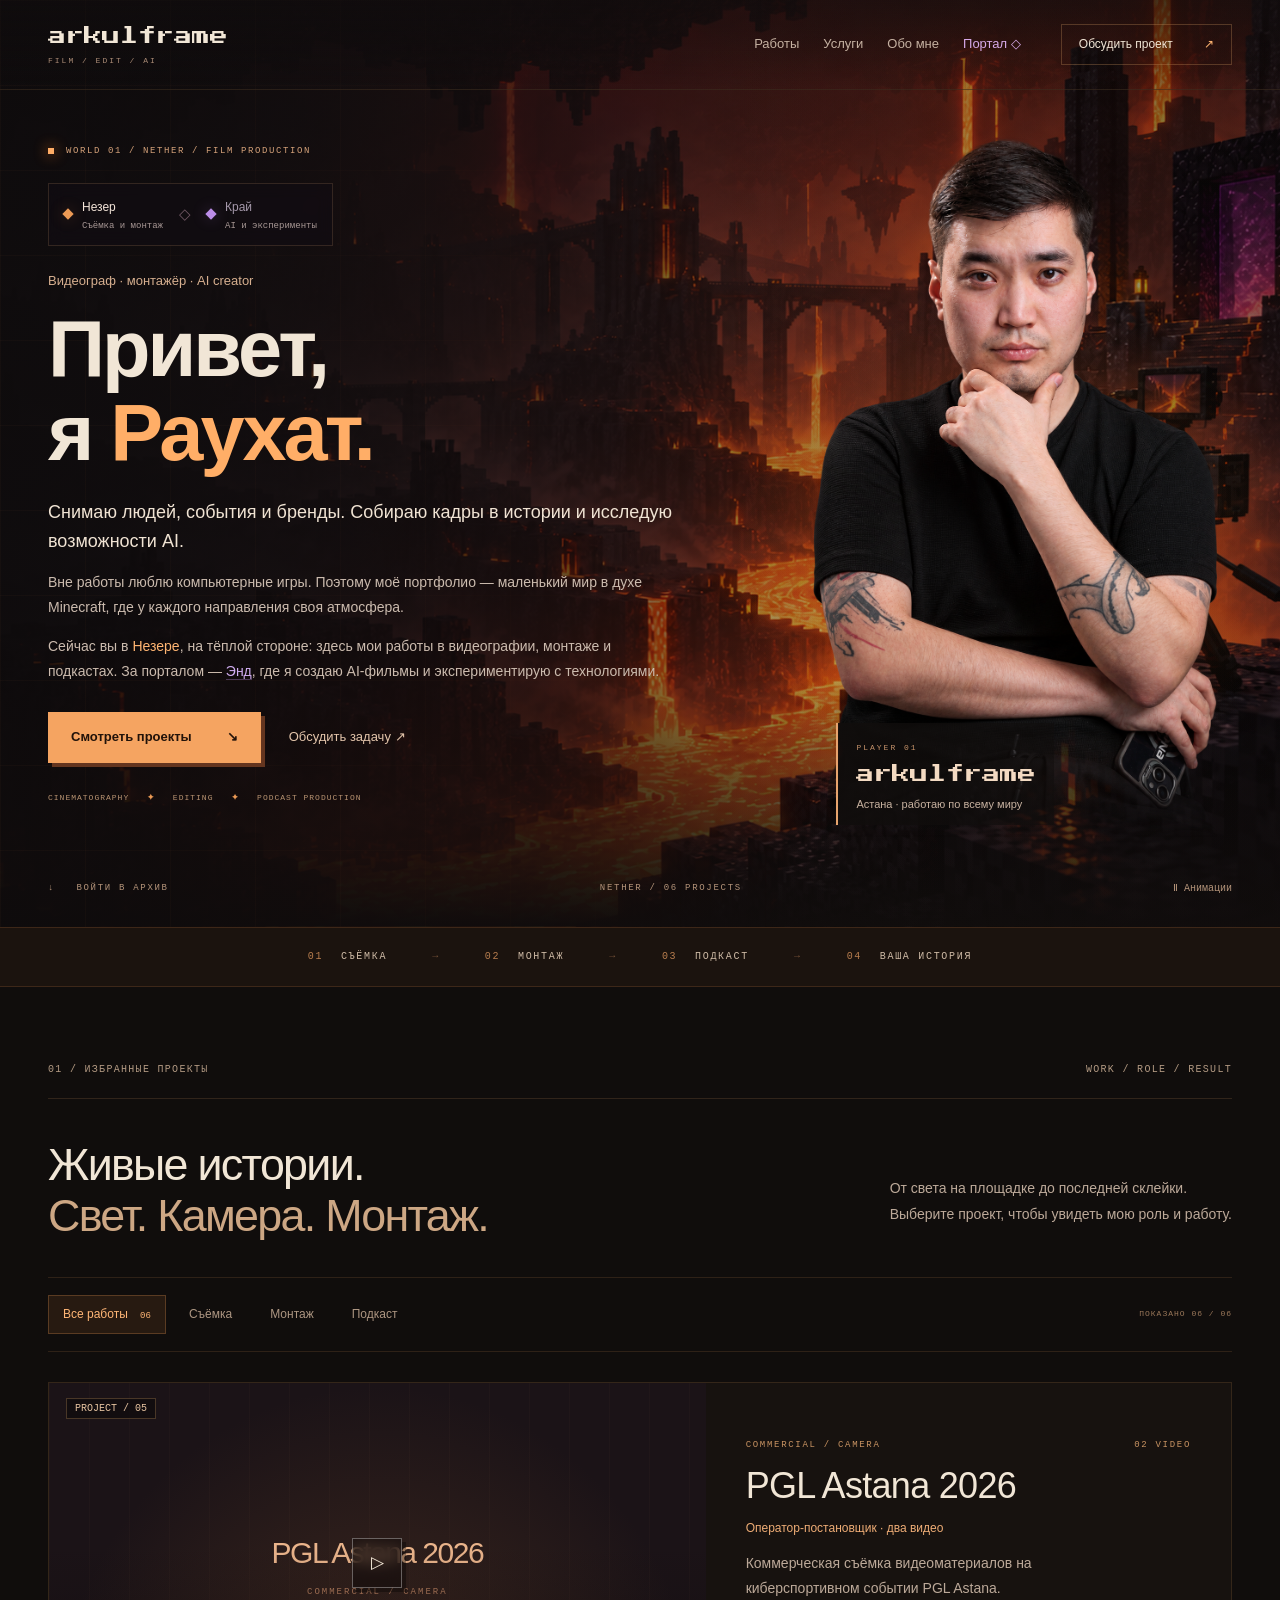
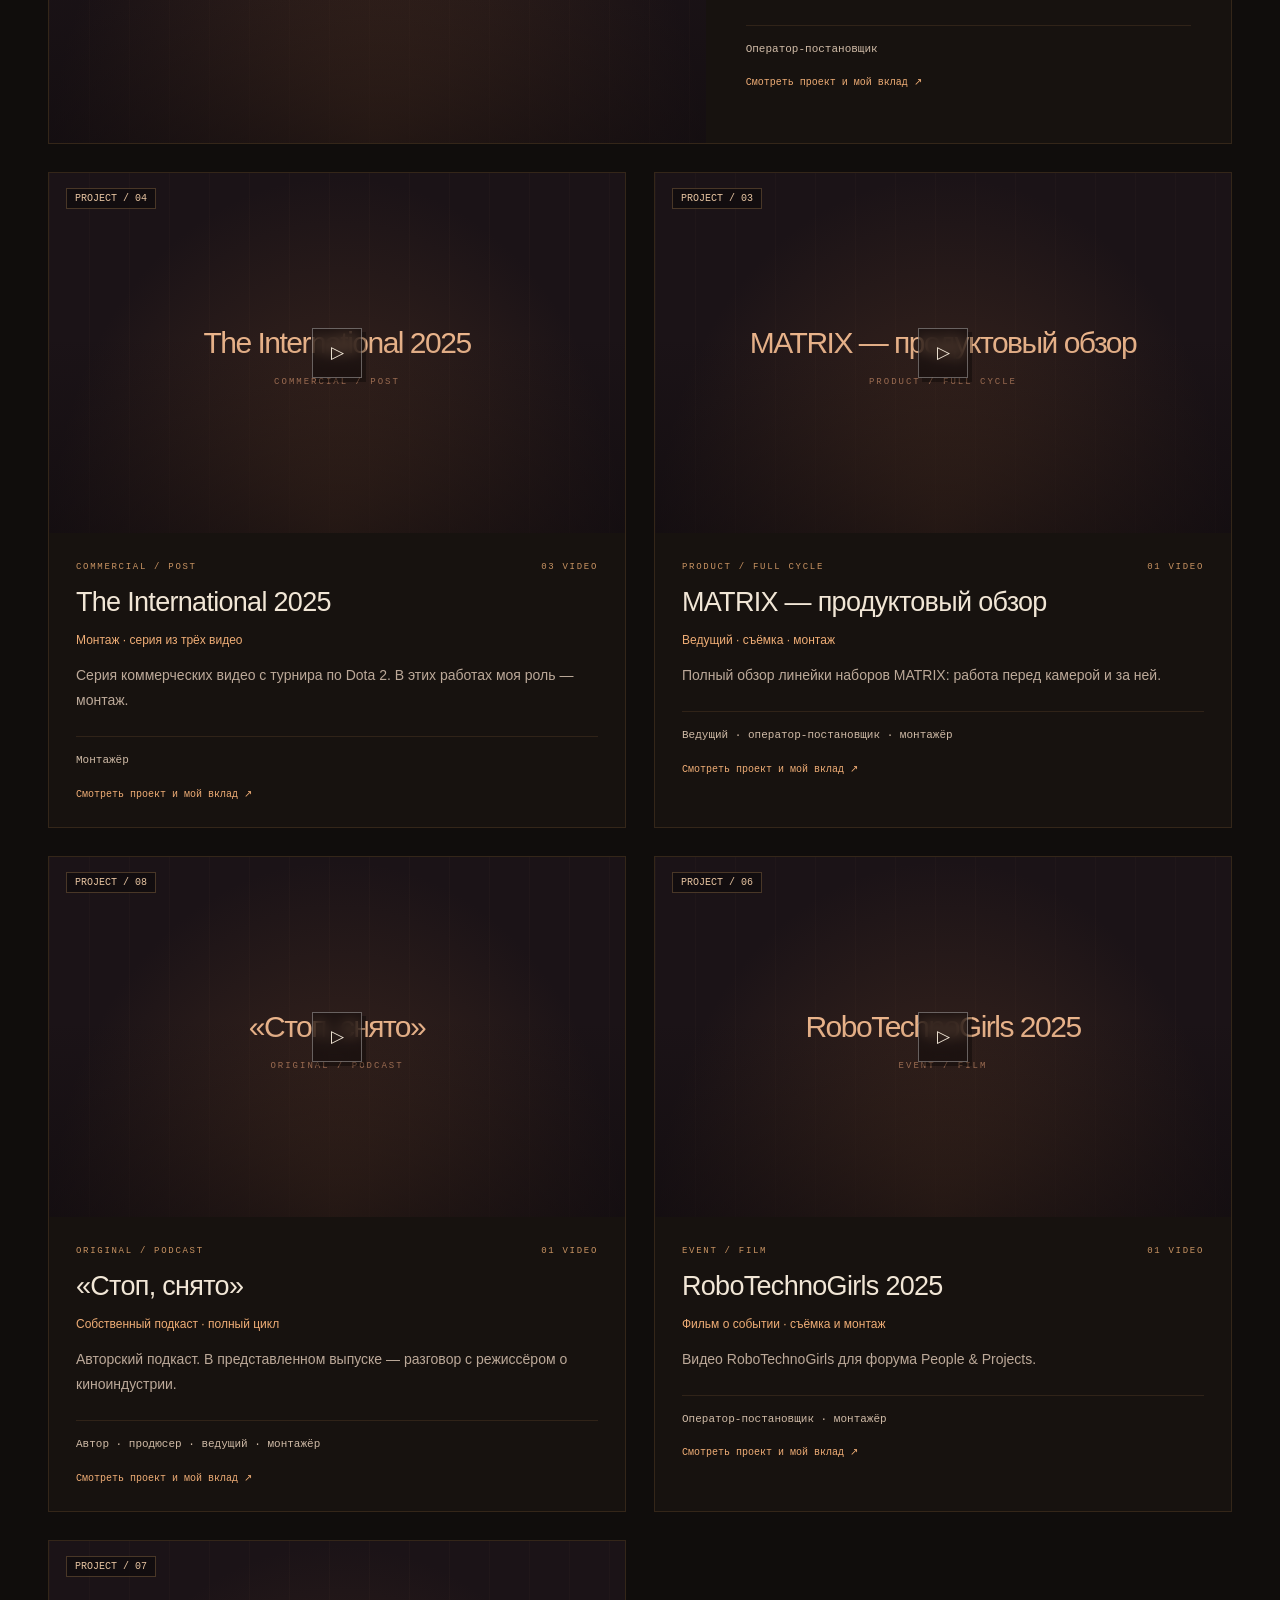
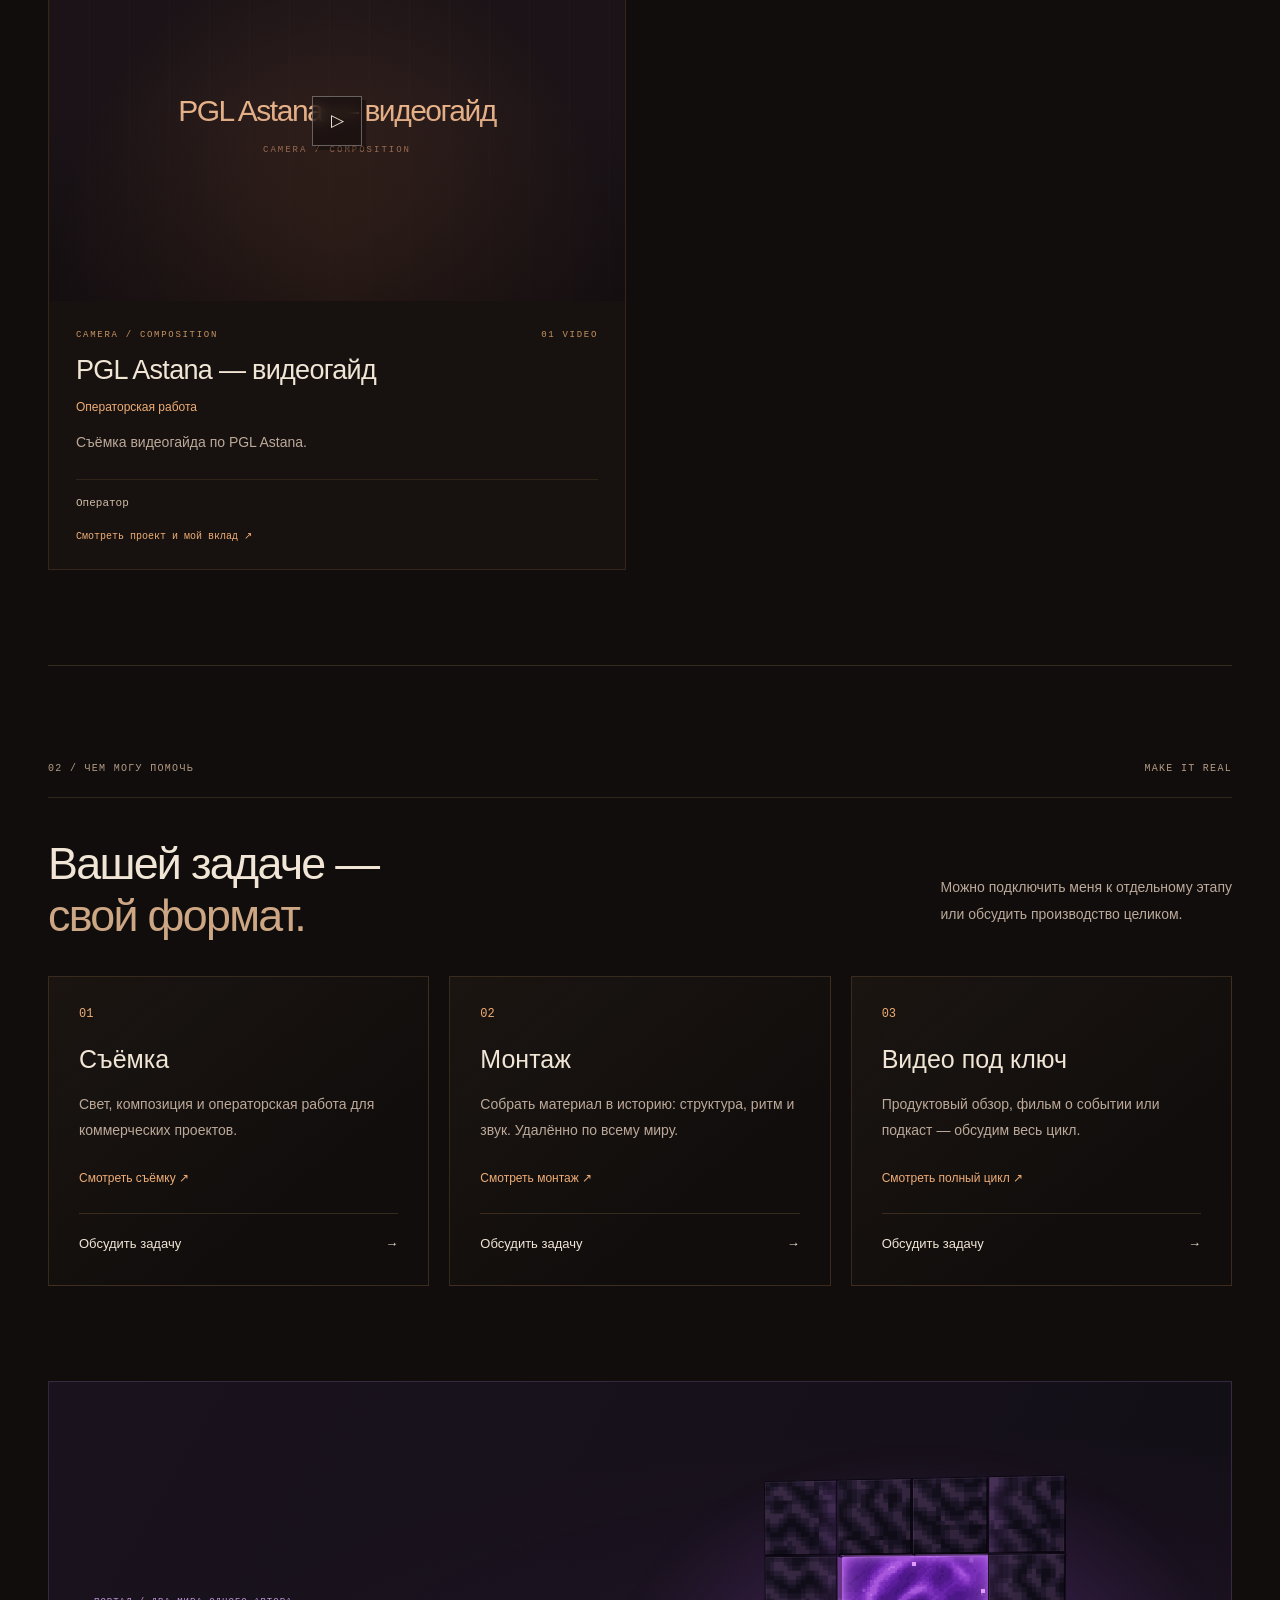
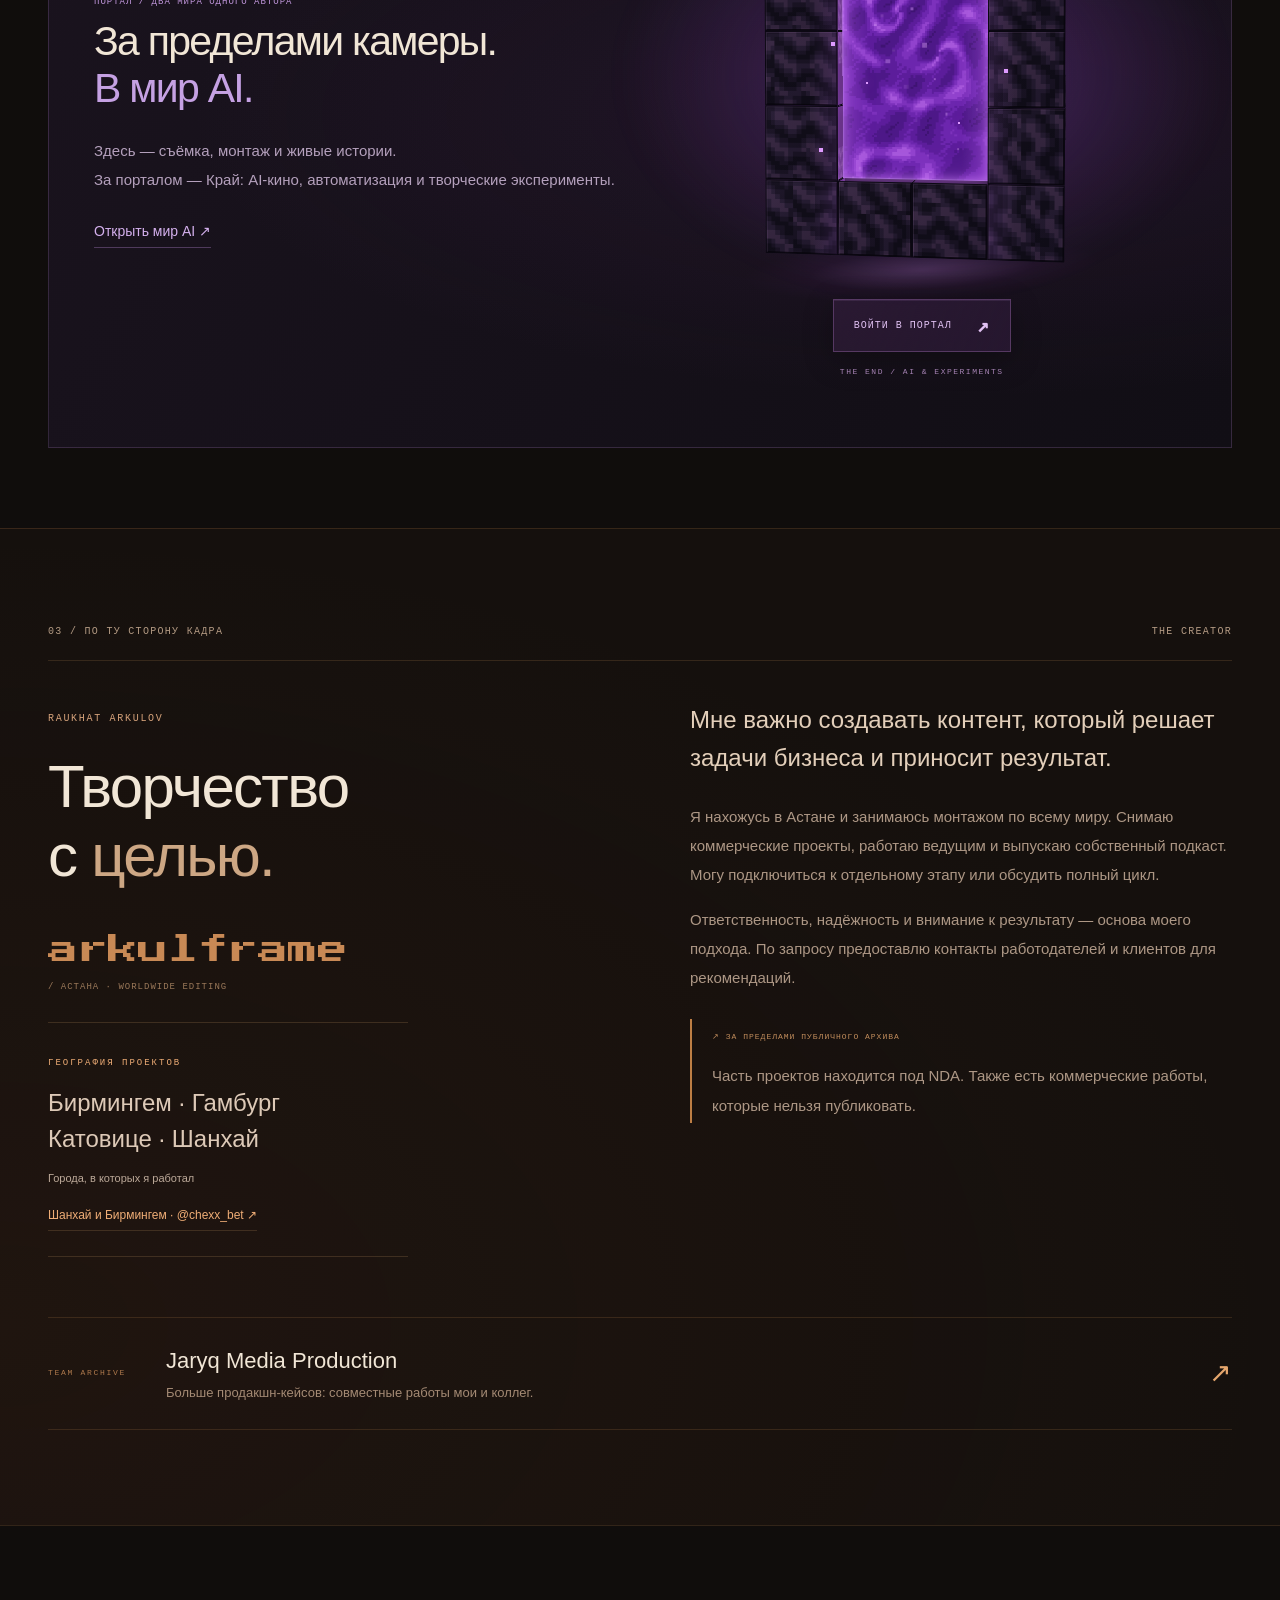
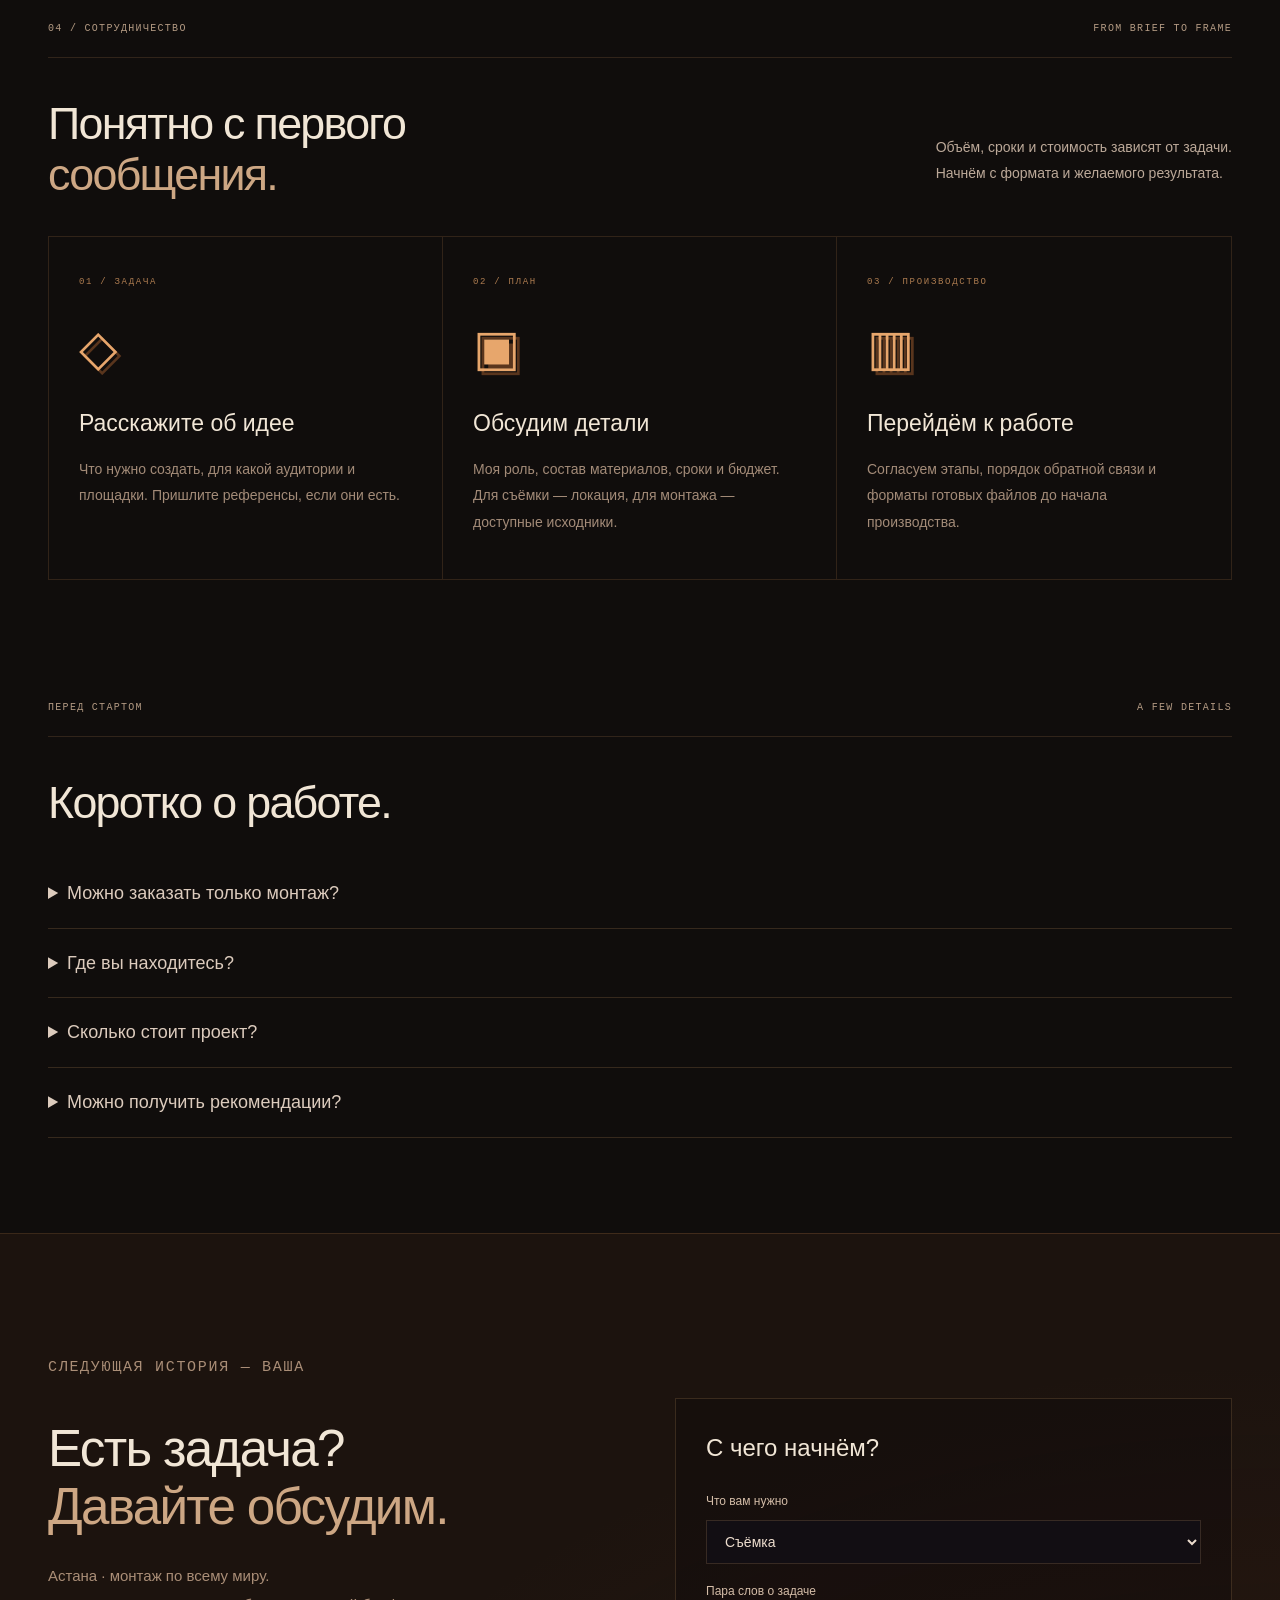
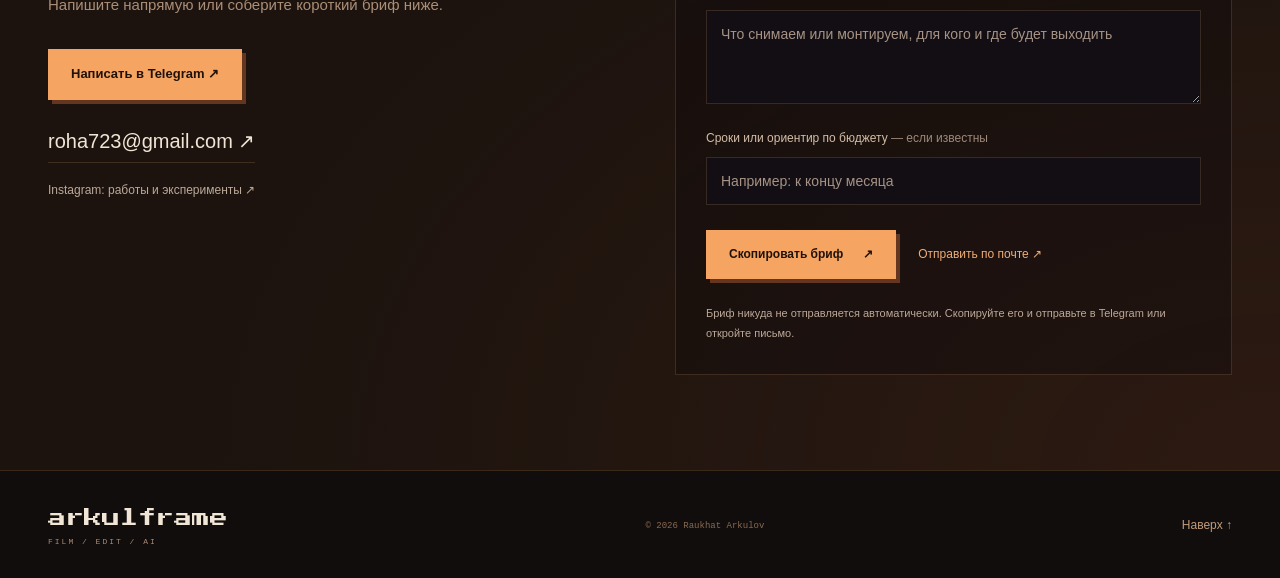
<file: index.html>
<!doctype html>
<html lang="ru"><head><meta charset="utf-8"><meta name="referrer" content="strict-origin-when-cross-origin"><meta name="viewport" content="width=device-width,initial-scale=1"><meta name="theme-color" content="#100d0c"><title>Raukhat Arkulov — Film · Edit · AI</title><meta name="description" content="Портфолио Раухата Аркулова: операторская работа, коммерческий монтаж, AI-кино, подкасты и создание контента."><link rel="icon" href="assets/mark.svg"><link rel="stylesheet" href="portfolio.css?v=arkulframe-camera"><script src="content.js" defer></script><script src="portfolio.js" defer></script><link rel="stylesheet" href="worlds.css"><link rel="stylesheet" href="portal-geometry.css"><script src="portal-surface.js" defer></script><script src="world-travel.js" defer></script><link rel="stylesheet" href="studio.css?v=personal-intro"><script defer src="studio.js"></script><meta property="og:type" content="website"><meta property="og:title" content="Раухат Аркулов — Съёмка, монтаж и продакшн"><meta property="og:description" content="Астана. Монтаж по всему миру. Реальные проекты, моя роль и готовые работы."></head>
<body data-world="nether"><a class="skip" href="#work">Перейти к работам</a><div class="progress" aria-hidden="true"></div>
<header><a class="brand" href="#home"><span class="brand-wordmark">arkulframe<small>FILM / EDIT / AI</small></span></a><nav aria-label="Навигация"><a href="#work">Работы</a><a href="#services">Услуги</a><a href="#about">Обо мне</a><a href="#portal" class="world-nav">Портал ◇</a></nav><a class="contact-top" href="#contact">Обсудить проект <span>↗</span></a></header>
<main><section class="hero personal-hero" id="home"><div class="hero-art" aria-hidden="true"></div><div class="hero-grid" aria-hidden="true"></div><div class="wrap hero-content"><p class="eyebrow"><i></i> WORLD 01 / NETHER / FILM PRODUCTION</p><div class="world-switch" aria-label="Выбор мира"><a href="index.html" aria-current="page"><i class="world-dot nether-dot"></i><span>Незер<small>Съёмка и монтаж</small></span></a><span class="world-divider">◇</span><a href="end.html"><i class="world-dot end-dot"></i><span>Край<small>AI и эксперименты</small></span></a></div><p class="intro-name">Видеограф · монтажёр · AI creator</p><h1>Привет,<br>я <span>Раухат.</span></h1><div class="welcome-copy"><p class="welcome-lead">Снимаю людей, события и бренды. Собираю кадры в истории и исследую возможности AI.</p><p>Вне работы люблю компьютерные игры. Поэтому моё портфолио — маленький мир в духе Minecraft, где у каждого направления своя атмосфера.</p><p>Сейчас вы в <strong>Незере</strong>, на тёплой стороне: здесь мои работы в видеографии, монтаже и подкастах. За порталом — <a href="end.html">Энд</a>, где я создаю AI-фильмы и экспериментирую с технологиями.</p></div><div class="actions"><a class="button" href="#work">Смотреть проекты <span>↘</span></a><a class="text-button" href="#contact">Обсудить задачу ↗</a></div><div class="hero-tags">CINEMATOGRAPHY <b>✦</b> EDITING <b>✦</b> PODCAST PRODUCTION</div></div><figure class="hero-portrait"><div class="portrait-glow" aria-hidden="true"></div><img src="raukhat-cutout.png" alt="Раухат Аркулов — видеограф и AI creator" width="940" height="1672" fetchpriority="high"><figcaption><span>PLAYER 01</span><strong>arkulframe</strong><small>Астана · работаю по всему миру</small></figcaption></figure><div class="frame-label"><span>WORLD 01 / NETHER</span><strong>ДВА МИРА.<br>ОДИН АВТОР.</strong></div><div class="hero-bottom wrap"><a href="#work">↓ &nbsp; ВОЙТИ В АРХИВ</a><span>NETHER / 06 PROJECTS</span><button id="motion" aria-pressed="false">Ⅱ Анимации</button></div></section>
<div class="chapter-strip"><span>01 <b>СЪЁМКА</b></span><i>→</i><span>02 <b>МОНТАЖ</b></span><i>→</i><span>03 <b>ПОДКАСТ</b></span><i>→</i><span>04 <b>ВАША ИСТОРИЯ</b></span></div>
<section class="wrap section" id="work"><div class="section-label"><span>01 / ИЗБРАННЫЕ ПРОЕКТЫ</span><span>WORK / ROLE / RESULT</span></div><div class="section-heading"><h2>Живые истории.<br><em>Свет. Камера. Монтаж.</em></h2><p>От света на площадке до последней склейки.<br>Выберите проект, чтобы увидеть мою роль и работу.</p></div><div class="filter-row"><div class="filters" role="group" aria-label="Фильтр работ"><button data-filter="all" aria-pressed="true">Все работы <small>06</small></button><button data-filter="production" aria-pressed="false">Съёмка</button><button data-filter="editing" aria-pressed="false">Монтаж</button><button data-filter="podcast" aria-pressed="false">Подкаст</button></div><span id="count" role="status" aria-live="polite">06 ПРОЕКТОВ</span></div><div id="projects" class="projects"></div><noscript>Для просмотра каталога включите JavaScript или <a href="https://docs.google.com/document/d/1Czc_ScUJuva1eYbrUq3wrLxynS0G22klMunDzmXg7bI/edit">откройте портфолио в документе</a>.</noscript></section>
<section id="services" class="section wrap services"><div class="section-label"><span>02 / ЧЕМ МОГУ ПОМОЧЬ</span><span>MAKE IT REAL</span></div><div class="section-heading"><h2>Вашей задаче —<br><em>свой формат.</em></h2><p>Можно подключить меня к отдельному этапу<br>или обсудить производство целиком.</p></div><div class="service-grid"><article><span class="service-number">01</span><h3>Съёмка</h3><p>Свет, композиция и операторская работа для коммерческих проектов.</p><button class="case-link" data-project="4">Смотреть съёмку ↗</button><button class="service-request" data-inquiry="Съёмка">Обсудить задачу <span>→</span></button></article><article><span class="service-number">02</span><h3>Монтаж</h3><p>Собрать материал в историю: структура, ритм и звук. Удалённо по всему миру.</p><button class="case-link" data-project="3">Смотреть монтаж ↗</button><button class="service-request" data-inquiry="Монтаж">Обсудить задачу <span>→</span></button></article><article><span class="service-number">03</span><h3>Видео под ключ</h3><p>Продуктовый обзор, фильм о событии или подкаст — обсудим весь цикл.</p><button class="case-link" data-project="2">Смотреть полный цикл ↗</button><button class="service-request" data-inquiry="Видео под ключ">Обсудить задачу <span>→</span></button></article></div></section><section id="portal" class="portal-section wrap"><div class="portal-copy"><p class="eyebrow">ПОРТАЛ / ДВА МИРА ОДНОГО АВТОРА</p><h2>За пределами камеры.<br><em>В мир AI.</em></h2><p>Здесь — съёмка, монтаж и живые истории.<br>За порталом — Край: AI-кино, автоматизация и творческие эксперименты.</p><a class="quiet-link" href="end.html">Открыть мир AI <span>↗</span></a></div><a class="world-portal" href="end.html" aria-label="Войти в Край — AI и эксперименты"><span class="portal-aura" aria-hidden="true"></span><span class="portal-structure" aria-hidden="true"><span class="mc-frame"><span class="mc-surface"><canvas class="mc-portal-canvas" width="48" height="72"></canvas></span><span class="mc-block edge-left" style="--bx:0;--by:0;--tx:0%;--ty:100%"><i class="block-front"></i><i class="block-right"></i><i class="block-top"></i></span><span class="mc-block edge-horizontal" style="--bx:1;--by:0;--tx:33.333333333333336%;--ty:0%"><i class="block-front"></i><i class="block-right"></i><i class="block-top"></i></span><span class="mc-block edge-horizontal" style="--bx:2;--by:0;--tx:66.66666666666667%;--ty:0%"><i class="block-front"></i><i class="block-right"></i><i class="block-top"></i></span><span class="mc-block edge-right" style="--bx:3;--by:0;--tx:100%;--ty:100%"><i class="block-front"></i><i class="block-right"></i><i class="block-top"></i></span><span class="mc-block edge-left" style="--bx:0;--by:1;--tx:0%;--ty:0%"><i class="block-front"></i><i class="block-right"></i><i class="block-top"></i></span><span class="mc-block edge-right" style="--bx:3;--by:1;--tx:33.333333333333336%;--ty:0%"><i class="block-front"></i><i class="block-right"></i><i class="block-top"></i></span><span class="mc-block edge-left" style="--bx:0;--by:2;--tx:66.66666666666667%;--ty:100%"><i class="block-front"></i><i class="block-right"></i><i class="block-top"></i></span><span class="mc-block edge-right" style="--bx:3;--by:2;--tx:100%;--ty:0%"><i class="block-front"></i><i class="block-right"></i><i class="block-top"></i></span><span class="mc-block edge-left" style="--bx:0;--by:3;--tx:0%;--ty:0%"><i class="block-front"></i><i class="block-right"></i><i class="block-top"></i></span><span class="mc-block edge-right" style="--bx:3;--by:3;--tx:33.333333333333336%;--ty:100%"><i class="block-front"></i><i class="block-right"></i><i class="block-top"></i></span><span class="mc-block edge-left" style="--bx:0;--by:4;--tx:66.66666666666667%;--ty:0%"><i class="block-front"></i><i class="block-right"></i><i class="block-top"></i></span><span class="mc-block edge-horizontal" style="--bx:1;--by:4;--tx:100%;--ty:0%"><i class="block-front"></i><i class="block-right"></i><i class="block-top"></i></span><span class="mc-block edge-horizontal" style="--bx:2;--by:4;--tx:0%;--ty:100%"><i class="block-front"></i><i class="block-right"></i><i class="block-top"></i></span><span class="mc-block edge-right" style="--bx:3;--by:4;--tx:33.333333333333336%;--ty:0%"><i class="block-front"></i><i class="block-right"></i><i class="block-top"></i></span></span><span class="portal-particles"><i></i><i></i><i></i><i></i><i></i><i></i><i></i></span></span><span class="portal-floor" aria-hidden="true"></span><span class="portal-enter">ВОЙТИ В ПОРТАЛ <b>↗</b></span><span class="portal-destination">THE END / AI & EXPERIMENTS</span></a></section><section class="about section" id="about"><div class="wrap"><div class="section-label"><span>03 / ПО ТУ СТОРОНУ КАДРА</span><span>THE CREATOR</span></div><div class="about-grid"><div><p class="eyebrow">RAUKHAT ARKULOV</p><h2>Творчество<br>с <em>целью.</em></h2><div class="signature">arkulframe<span> / АСТАНА · WORLDWIDE EDITING</span></div><div class="location-passport"><span>ГЕОГРАФИЯ ПРОЕКТОВ</span><p>Бирмингем · Гамбург<br>Катовице · Шанхай</p><small>Города, в которых я работал</small><a href="https://www.instagram.com/chexx_bet/" target="_blank" rel="noopener noreferrer">Шанхай и Бирмингем · @chexx_bet ↗</a></div></div><div class="about-copy"><p class="lead">Мне важно создавать контент, который решает задачи бизнеса и приносит результат.</p><p>Я нахожусь в Астане и занимаюсь монтажом по всему миру. Снимаю коммерческие проекты, работаю ведущим и выпускаю собственный подкаст. Могу подключиться к отдельному этапу или обсудить полный цикл.</p><p>Ответственность, надёжность и внимание к результату — основа моего подхода. По запросу предоставлю контакты работодателей и клиентов для рекомендаций.</p><div class="note"><span>↗ ЗА ПРЕДЕЛАМИ ПУБЛИЧНОГО АРХИВА</span><p>Часть проектов находится под NDA. Также есть коммерческие работы, которые нельзя публиковать.</p></div></div></div><a class="collective" href="https://jaryqmediaprod.tilda.ws/" target="_blank" rel="noopener noreferrer"><span>TEAM ARCHIVE</span><div><h3>Jaryq Media Production</h3><p>Больше продакшн-кейсов: совместные работы мои и коллег.</p></div><b>↗</b></a></div></section>
<section class="wrap section" id="process"><div class="section-label"><span>04 / СОТРУДНИЧЕСТВО</span><span>FROM BRIEF TO FRAME</span></div><div class="section-heading"><h2>Понятно с первого<br><em>сообщения.</em></h2><p>Объём, сроки и стоимость зависят от задачи.<br>Начнём с формата и желаемого результата.</p></div><div class="process-grid"><article><span>01 / ЗАДАЧА</span><div class="craft-icon">◇</div><h3>Расскажите об идее</h3><p>Что нужно создать, для какой аудитории и площадки. Пришлите референсы, если они есть.</p></article><article><span>02 / ПЛАН</span><div class="craft-icon">▣</div><h3>Обсудим детали</h3><p>Моя роль, состав материалов, сроки и бюджет. Для съёмки — локация, для монтажа — доступные исходники.</p></article><article><span>03 / ПРОИЗВОДСТВО</span><div class="craft-icon">▥</div><h3>Перейдём к работе</h3><p>Согласуем этапы, порядок обратной связи и форматы готовых файлов до начала производства.</p></article></div></section>
<section class="wrap faq section"><div class="section-label"><span>ПЕРЕД СТАРТОМ</span><span>A FEW DETAILS</span></div><h2>Коротко о работе.</h2><details><summary>Можно заказать только монтаж?</summary><p>Да. Монтажом занимаюсь удалённо по всему миру. Для обсуждения нужны задача, исходники или пример материала и желаемый срок.</p></details><details><summary>Где вы находитесь?</summary><p>В Астане. Ранее работал в Бирмингеме, Гамбурге, Катовице и Шанхае. Возможность выездной съёмки обсудим для вашего проекта.</p></details><details><summary>Сколько стоит проект?</summary><p>Стоимость обсуждаем после уточнения объёма и моей роли: съёмка, монтаж, полный цикл или AI-производство. В первом сообщении можно указать ориентир по бюджету.</p></details><details><summary>Можно получить рекомендации?</summary><p>По запросу могу предоставить контакты работодателей и клиентов для рекомендаций. Часть проектов не представлена публично из-за NDA.</p></details></section><section id="contact" class="contact section"><div class="wrap"><p class="eyebrow">СЛЕДУЮЩАЯ ИСТОРИЯ — ВАША</p><div class="contact-grid"><div><h2>Есть задача?<br><em>Давайте обсудим.</em></h2><p>Астана · монтаж по всему миру.<br>Напишите напрямую или соберите короткий бриф ниже.</p><a class="direct-telegram button" href="https://t.me/arkulframe" target="_blank" rel="noopener noreferrer">Написать в Telegram ↗</a><a class="email-link" href="mailto:roha723@gmail.com">roha723@gmail.com ↗</a><a class="instagram-link" href="https://www.instagram.com/arkulframe/" target="_blank" rel="noopener noreferrer">Instagram: работы и эксперименты ↗</a></div><form id="brief-form" class="brief-form"><h3>С чего начнём?</h3><label for="brief-format">Что вам нужно</label><select id="brief-format" name="format"><option>Съёмка</option><option>Монтаж</option><option>Видео под ключ</option><option>Фильм о событии</option><option>Подкаст</option><option>AI-фильм</option><option>AI-автоматизация</option><option>Короткий контент</option><option>Пока не определился</option></select><label for="brief-task">Пара слов о задаче</label><textarea id="brief-task" name="task" rows="3" maxlength="2000" placeholder="Что снимаем или монтируем, для кого и где будет выходить"></textarea><label for="brief-deadline">Сроки или ориентир по бюджету <span>— если известны</span></label><input id="brief-deadline" name="deadline" maxlength="200" placeholder="Например: к концу месяца"><div class="brief-actions"><button type="submit" class="button">Скопировать бриф <span>↗</span></button><a id="brief-email" href="mailto:roha723@gmail.com">Отправить по почте ↗</a></div><p class="brief-note" id="brief-status" role="status" aria-live="polite">Бриф никуда не отправляется автоматически. Скопируйте его и отправьте в Telegram или откройте письмо.</p><textarea id="brief-fallback" readonly hidden aria-label="Готовый бриф для копирования"></textarea></form></div></div></section></main>
<footer class="wrap"><a class="brand" href="#home"><span class="brand-wordmark">arkulframe<small>FILM / EDIT / AI</small></span></a><span>© <span id="year">2026</span> Raukhat Arkulov</span><a href="#home">Наверх ↑</a></footer>
<dialog id="project-dialog" aria-labelledby="dialog-title"><div class="dialog-top"><span>PROJECT ARCHIVE</span><button id="close-dialog" aria-label="Закрыть проект">×</button></div><div id="dialog-content"></div></dialog><dialog id="world-transition" aria-labelledby="travel-title"><div class="rift-scene" aria-hidden="true"></div><div class="travel-panel"><p class="eyebrow">ARKULOV / МЕЖДУ МИРАМИ</p><span class="travel-route">НЕЗЕР → КРАЙ</span><h2 id="travel-title">По ту сторону<br><em>знакомого мира.</em></h2><p class="travel-description">Оставляем огни Незера позади. Впереди — мир AI и новых возможностей.</p><div class="travel-progress"><span></span></div><p class="travel-status" role="status" aria-live="polite">Портал находит путь…</p><div class="travel-controls"><button class="travel-cancel">Остаться здесь</button><button class="travel-sound" aria-pressed="false">Звук: выкл</button></div><a class="travel-direct" href="end.html">Пройти сейчас ↗</a><small>ESC — ОСТАТЬСЯ</small></div></dialog></body></html>
</file>
<file: portfolio.css>
@font-face{font-family:Pixel;src:url('assets/pixel.ttf') format('truetype');font-display:swap}*{box-sizing:border-box}html{scroll-behavior:smooth;scroll-padding-top:90px}body{margin:0;background:#100d0c;color:#f1e6d6;font-family:Arial,Helvetica,sans-serif;font-size:15px;line-height:1.6}a{color:inherit;text-decoration:none}button{font:inherit;cursor:pointer;color:inherit}button,a{-webkit-tap-highlight-color:transparent}button{background:none;border:0}button:focus-visible,a:focus-visible{outline:2px solid #ffad66;outline-offset:6px}::selection{background:#ba5d2c;color:white}.wrap{width:min(1240px,calc(100% - 96px));margin-inline:auto}.skip{position:fixed;top:-80px;background:#ffad66;color:#100d0c;padding:15px;z-index:99}.skip:focus{top:10px}.progress{position:fixed;inset:0 auto auto 0;height:2px;background:#f99548;z-index:50;width:0}header{position:absolute;top:0;left:0;width:100%;z-index:5;height:106px;display:flex;align-items:center;gap:40px;padding-inline:48px;border-bottom:1px solid #d39d6320}.brand{display:flex;align-items:center;gap:12px;line-height:1.2;letter-spacing:2px;font-size:15px;font-weight:bold}.brand-icon{display:grid;place-items:center;width:43px;height:43px;border:1px solid #b57b4e;color:#ffb572;font:13px Pixel,monospace;box-shadow:inset 0 0 15px #fc86371c}.brand small{display:block;color:#aa8b75;font:8px monospace;letter-spacing:2px;margin-top:6px}header nav{display:flex;gap:34px;margin-left:auto;color:#c5b1a1;font-size:13px}header a:hover,footer a:hover{color:#ffb572}.contact-top{border:1px solid #bc8a5855;padding:10px 17px;font-size:12px}.contact-top span{margin-left:28px;color:#ffb572}.hero{position:relative;min-height:810px;height:100svh;max-height:1100px;overflow:hidden;display:flex;align-items:center;background:#140e0b}.hero-art{position:absolute;inset:0;background:linear-gradient(90deg,#0e0b0ce8 0%,#100b0ca8 42%,#110b0b0a 76%),linear-gradient(0deg,#100d0c,transparent 27%,#100c0b44),url('nether-camera.png') center/cover;animation:breathe 14s ease-in-out infinite alternate}.hero-grid{position:absolute;inset:0;background-image:linear-gradient(#ed9c5610 1px,transparent 1px),linear-gradient(90deg,#ed9c5610 1px,transparent 1px);background-size:85px 85px;mask-image:linear-gradient(90deg,#0008,transparent 65%)}.hero-content{position:relative;padding-top:60px}.eyebrow,.section-label,.hero-tags,.hero-bottom,.frame-label,.chapter-strip,.filter-row,.project-meta,.project-role,.dialog-top,.process-grid article>span,.collective>span{font-family:monospace;font-size:10px;letter-spacing:1.7px}.eyebrow{color:#d5a27a;display:flex;align-items:center;gap:12px}.eyebrow i{width:6px;height:6px;background:#ffad66;box-shadow:0 0 14px #ff7b23}.intro-name{font-size:19px;color:#d2bba7;margin:35px 0 18px}h1{font-size:clamp(52px,6.3vw,96px);line-height:1.08;letter-spacing:-3px;margin:0 0 25px;font-weight:850}h1 span{color:#ffae67}h2{font-weight:500;font-size:clamp(32px,3.5vw,51px);line-height:1.15;letter-spacing:-1.7px;margin:0}h2 em{font-style:normal;color:#cda784}.hero-copy{color:#c0ada0;font-size:16px;line-height:1.9}.actions{display:flex;align-items:center;gap:28px;margin-top:30px}.button{display:inline-flex;gap:35px;background:#f5a461;color:#211209;padding:15px 23px;font-weight:bold;font-size:13px;box-shadow:4px 4px 0 #64351f}.button:hover{background:#ffc08a}.text-button{font-size:13px;color:#e3c5ab}.hero-tags{display:flex;gap:18px;align-items:center;font-size:8px;margin-top:35px;color:#b99472}.hero-tags b{color:#eb9a55;font-size:11px}.frame-label{position:absolute;right:48px;bottom:155px;text-align:right;line-height:2.2;color:#e4bb95}.frame-label span{font-size:8px;color:#c39673}.frame-label strong{display:block;font-weight:400}.hero-bottom{position:absolute;bottom:30px;left:0;right:0;display:flex;justify-content:space-between;color:#b4947a;font-size:8px}.hero-bottom button{font-size:10px;padding:0}.chapter-strip{display:flex;justify-content:center;gap:45px;padding:24px 20px;border-block:1px solid #a66b393d;color:#b77d4e;background:#1b130e;font-size:10px}.chapter-strip b{color:#cfbba6;font-weight:400;margin-left:10px}.chapter-strip i{font-style:normal;color:#765238}.section{padding-block:95px}.section-label{display:flex;justify-content:space-between;color:#977552;border-bottom:1px solid #b3835133;padding-bottom:20px;margin-bottom:40px;font-size:9px}.section-heading{display:flex;justify-content:space-between;align-items:end;gap:35px;margin-bottom:35px}.section-heading p{color:#a18c7d;font-size:13px;line-height:1.9}.filter-row{display:flex;align-items:center;justify-content:space-between;gap:20px;border-block:1px solid #a5744433;padding:17px 0;margin-bottom:30px;letter-spacing:1px}.filters{display:flex;flex-wrap:wrap;gap:8px}.filters button{font-family:Arial,sans-serif;font-size:12px;color:#ad9682;padding:9px 14px;border:1px solid transparent}.filters button[aria-pressed=true]{color:#ffb676;background:#aa683326;border-color:#a86c3e66}.filters small{margin-left:9px;font:9px monospace}#count{color:#9b785a;font-size:8px;white-space:nowrap}.projects{display:grid;grid-template-columns:repeat(2,minmax(0,1fr));gap:35px 28px}.project{border:1px solid #af7b4530;background:#17120f;transition:transform .25s,border-color .25s;text-align:left;display:flex;flex-direction:column;padding:0;min-width:0;width:100%}.project:hover{transform:translateY(-5px);border-color:#cf874e99}.project-image{position:relative;width:100%;aspect-ratio:16/9;background:#261a15;overflow:hidden;display:grid;place-items:center}.project-image img{width:100%;height:100%;object-fit:cover;transition:transform .5s;position:absolute;inset:0}.project:hover img{transform:scale(1.035)}.project-image:after{content:'';position:absolute;inset:0;background:linear-gradient(0deg,#100b0d99,transparent 55%);pointer-events:none}.project-number{position:absolute;top:15px;left:17px;background:#100c0dbd;padding:4px 8px;border:1px solid #eab27140;font:9px monospace;color:#e7c4a1;z-index:1}.play{position:absolute;z-index:1;border:1px solid #fff5;width:50px;height:50px;display:grid;place-items:center;background:#100b0b88;backdrop-filter:blur(7px);font-size:17px;box-shadow:4px 4px #0005}.project:hover .play{background:#f4a05b;color:#211309;border-color:#f4a05b}.project-meta{display:flex;justify-content:space-between;gap:12px;color:#c89362;font-size:8px}.project-body{padding:25px 26px;width:100%}.project h3{font-size:24px;font-weight:500;letter-spacing:-.6px;margin:12px 0}.project-role{font-size:9px;letter-spacing:.4px;color:#ab9381;border-top:1px solid #ad78432a;padding-top:14px;margin:17px 0 0}.art{width:100%;height:100%;display:grid;place-content:center;text-align:center;background:radial-gradient(ellipse at 50% 100%,#73472870,transparent 70%),repeating-linear-gradient(90deg,#f5a97006 0 1px,transparent 1px 40px),#1b1317;color:#eab48b}.art strong{font-size:35px;font-weight:400;letter-spacing:-1.5px}.art small{font:9px monospace;letter-spacing:2px;margin-top:10px;color:#b17b5c}.art.pipeline{background-color:#1b1526;color:#ccace5}.art.pipeline:before{content:'◇ ── ▣ ── ▷';font:24px monospace;color:#b288c8;margin-bottom:20px}.about{background:radial-gradient(ellipse at 0 80%,#65351e22,transparent 70%),#15100d;border-block:1px solid #af7b4530}.about-grid{display:grid;grid-template-columns:1fr 1fr;gap:100px}.about h2{font-size:60px;margin-top:25px}.signature{font:35px Pixel,monospace;color:#c88955;margin-top:45px}.signature span{font:8px monospace;letter-spacing:1px;color:#9a7859}.about-copy p{color:#ad9785;line-height:1.95}.about-copy .lead{font-size:22px;color:#e3cfba;line-height:1.6;margin-top:0}.note{border-left:2px solid #bd7e44;padding:3px 0 3px 20px;margin-top:27px}.note span{font:8px monospace;color:#c28d5c;letter-spacing:1px}.note p{font-size:12px;margin-bottom:0}.collective{display:flex;align-items:center;gap:40px;padding:25px 0;border-block:1px solid #b57c4533;margin-top:60px}.collective>span{color:#ae794c;font-size:8px}.collective h3{font-weight:400;font-size:22px;margin:0}.collective p{font-size:12px;color:#a48a74;margin:5px 0 0}.collective>b{margin-left:auto;font-size:27px;font-weight:400;color:#e5a66d}.collective:hover h3{color:#ffb572}.process-grid{display:grid;grid-template-columns:repeat(3,1fr);border:1px solid #b57c4533}.process-grid article{padding:30px;border-right:1px solid #b57c4533}.process-grid article:last-child{border:0}.process-grid article>span{font-size:9px;color:#ad7c50}.craft-icon{font-size:50px;line-height:1;color:#e7a66c;margin:32px 0;text-shadow:4px 4px #59351d}.process-grid h3{font-weight:400;font-size:22px;margin-bottom:12px}.process-grid p{color:#a38b78;font-size:13px;line-height:1.9}.contact{background:radial-gradient(ellipse at 100% 100%,#7e3c252b,transparent 60%),#1c130e;border-block:1px solid #b57c4533}.contact-grid{display:grid;grid-template-columns:1.3fr 1fr;gap:100px;align-items:center}.contact h2{margin-top:22px}.contact p{font-size:13px;color:#aa8e77;line-height:1.9;margin-top:25px}.contact-link{display:block;border-bottom:1px solid #d2965e77;padding:25px 0}.contact-link small{font:8px monospace;letter-spacing:1px;color:#c89161}.contact-link strong{display:flex;justify-content:space-between;font-size:32px;letter-spacing:-1px;font-weight:400;margin-top:15px}.contact-link strong span{color:#f2aa6b}.contact-link p{margin:10px 0 0;font-size:11px}.contact-link:hover strong{color:#ffb572}footer{display:flex;align-items:center;justify-content:space-between;padding-block:35px}footer>span{font:9px monospace;color:#896b53}footer>a:last-child{font-size:12px;color:#c19c7b}dialog{width:min(960px,calc(100% - 32px));max-height:90svh;background:#17110e;color:#eedbc6;border:1px solid #bd875375;padding:24px;box-shadow:0 30px 150px #000c}dialog::backdrop{background:#080604dd;backdrop-filter:blur(8px)}.dialog-top{display:flex;justify-content:space-between;align-items:center;color:#af8056}.dialog-top button{font-size:28px;line-height:1;padding:0 6px}dialog h2{font-size:32px;margin:20px 0 12px}dialog p{color:#bca18b;font-size:14px}.video-frame{width:100%;aspect-ratio:16/9;border:0;display:block;margin:22px 0;background:#080706}.video-tabs{display:flex;flex-wrap:wrap;gap:10px;margin-top:20px}.video-tabs button{padding:8px 15px;border:1px solid #a7724244;font-size:12px}.video-tabs button[aria-pressed=true]{background:#d9904f;color:#180e08}.external{display:inline-block;font-size:12px;color:#f4b378;border-bottom:1px solid #bc845255;padding-block:8px}.reduce-motion *{animation:none!important;transition:none!important;scroll-behavior:auto!important}@keyframes breathe{to{transform:scale(1.035)}}@media(prefers-reduced-motion:reduce){*{animation:none!important;transition:none!important}html{scroll-behavior:auto}}@media(min-width:1400px){.hero-content{padding-top:25px}}@media(max-width:900px){.wrap{width:calc(100% - 48px)}header{padding-inline:24px;gap:22px}header nav{gap:20px}.hero{height:850px;min-height:760px}.hero-content{padding-top:40px}.frame-label{right:24px;bottom:110px}.chapter-strip{gap:20px;font-size:8px}.about-grid,.contact-grid{gap:40px}.section-heading p{max-width:290px}.about h2{font-size:48px}.project h3{font-size:21px}.project-body{padding:20px}.process-grid article{padding:23px}.hero-art{background-position:60% center}.filter-row{align-items:start}#count{padding-top:12px}}@media(max-width:600px){.wrap{width:calc(100% - 36px)}header{height:85px;padding-inline:18px;gap:10px}.brand{font-size:12px;gap:8px}.brand-icon{width:34px;height:34px;font-size:10px}.brand small{font-size:6px}header nav{display:none}.contact-top{margin-left:auto;font-size:11px;padding:8px 11px}.contact-top span{margin-left:12px}.hero{height:790px;min-height:740px}.hero-content{padding-top:0}.hero-art{background-position:61% center;background-image:linear-gradient(90deg,#100b0cdb,#100b0c55),linear-gradient(0deg,#100d0c,transparent 50%),url('nether-camera.png')}.eyebrow{font-size:8px;letter-spacing:1px}.intro-name{font-size:16px;margin-top:28px}h1{font-size:clamp(40px,10.5vw,64px);letter-spacing:-1.6px}.hero-copy{font-size:14px}.actions{gap:18px;flex-wrap:wrap}.button{padding:13px 17px;gap:20px;font-size:12px}.text-button{font-size:11px}.hero-tags{font-size:6px;gap:9px;letter-spacing:1px}.frame-label{display:none}.hero-bottom{font-size:7px;gap:10px;flex-wrap:wrap}.hero-bottom>span{display:none}.chapter-strip{display:grid;grid-template-columns:1fr 1fr;gap:12px 20px;padding-inline:18px}.chapter-strip i{display:none}.section{padding-block:60px}.section-label{font-size:7px;letter-spacing:1px;margin-bottom:28px}.section-label span:last-child{font-size:6px}h2{font-size:34px;letter-spacing:-1px}.section-heading{display:block}.section-heading p{font-size:12px;margin-top:22px;max-width:none}.filter-row{display:block}.filters{gap:4px}.filters button{padding:8px 10px;font-size:11px}#count{display:block;padding-top:14px}.projects{grid-template-columns:1fr;gap:24px}.project h3{font-size:23px}.project-role{line-height:1.8}.about-grid,.contact-grid{grid-template-columns:1fr;gap:35px}.about h2{font-size:48px}.signature{margin-top:25px}.about-copy .lead{font-size:20px}.about-copy p{font-size:14px}.collective{gap:15px;flex-wrap:wrap;margin-top:35px}.collective>span{width:100%}.collective h3{font-size:20px}.collective div{width:85%}.collective p{font-size:11px}.process-grid{grid-template-columns:1fr}.process-grid article{border-right:0;border-bottom:1px solid #b57c4533;padding:25px}.craft-icon{margin:20px 0;font-size:40px}.process-grid h3{margin-top:15px}.contact-link strong{font-size:30px}footer{flex-wrap:wrap;gap:25px}footer>span{order:3;width:100%;border-top:1px solid #a36e3c33;padding-top:20px}dialog{padding:18px}dialog h2{font-size:25px;overflow-wrap:anywhere}.art strong{font-size:30px}}
</file>
<file: worlds.css>
.world-nav{color:#d6aae9!important}.portal-section{display:grid;grid-template-columns:1fr 1fr;align-items:center;padding:45px;margin-block:65px;border:1px solid #b287ce33;gap:35px}.portal-copy h2{font-size:clamp(30px,3.2vw,47px)}.portal-copy h2 em{color:#c5a1e3}.portal-copy>p:not(.eyebrow){color:#b4a0bc;font-size:14px;line-height:1.9;margin:25px 0}.portal-copy .eyebrow{font-size:8px;color:#c096db;letter-spacing:1px}.quiet-link{color:#d4b0ed;font-size:13px;border-bottom:1px solid #bd8bdb55;padding-bottom:8px}.world-portal{position:relative;display:flex;flex-direction:column;align-items:center;justify-content:center;text-align:center;max-width:100%;min-width:0}.portal-structure{position:relative;display:block;flex-shrink:0}.mc-frame{position:absolute;inset:0;display:block}.mc-surface{position:absolute;display:block}.mc-surface:after{content:'';position:absolute}.portal-aura,.portal-floor,.portal-particles{position:absolute;pointer-events:none}.portal-particles i{position:absolute;left:15%;top:40%;display:block}.portal-particles i:nth-child(2){left:80%;top:20%;animation-delay:-2s}.portal-particles i:nth-child(3){left:70%;top:70%;animation-delay:-1s}.portal-particles i:nth-child(4){left:10%;top:80%;animation-delay:-3s}.portal-particles i:nth-child(5){left:50%;top:10%;animation-delay:-4s}.portal-particles i:nth-child(6){left:30%;top:55%;animation-delay:-2.5s}.portal-particles i:nth-child(7){left:90%;top:50%;animation-delay:-.5s}.portal-enter{display:flex;align-items:center;gap:25px;border:1px solid;padding:13px 20px;font:10px monospace;color:#e1c1f3;position:relative}.portal-enter b{font-size:20px}.portal-destination{font:8px monospace;letter-spacing:1.5px;color:#af8abe;margin-top:15px}.portal-structure *{box-sizing:border-box}#world-transition{width:100%;max-width:none;height:100%;max-height:none;margin:0;padding:30px;border:0;background:#0b0713;color:#eee1ff;overflow:auto;isolation:isolate}#world-transition[open]{display:grid;place-items:center}.rift-scene{position:fixed;inset:-20%;z-index:-1;opacity:.5;background:radial-gradient(ellipse,#2b123a55,#0a0612 75%),url('assets/portal-field.svg') center/350px 500px;transform:scale(1)}.travelling .rift-scene{animation:enter-world 3.2s ease-in forwards}.travel-panel{width:min(640px,100%);padding:30px}.travel-route{font:11px monospace;letter-spacing:4px;color:#ba8cce;display:block;margin:35px 0 20px}.travel-panel h2{font-size:clamp(34px,5vw,65px)}.travel-panel h2 em{color:#c49bdf}.travel-description{color:#b7a1c5;line-height:1.9;max-width:480px}.travel-progress{height:4px;background:#b892d42a;margin-top:35px;overflow:hidden}.travel-progress span{display:block;width:0;height:100%;background:#d7a5fa}.travelling .travel-progress span{animation:world-progress 3.2s linear forwards}.travel-status{font:12px monospace;color:#c49cda;margin:20px 0 30px}.travel-controls{display:flex;gap:12px}.travel-controls button{padding:12px 18px;border:1px solid #b284cc55;font-size:13px;background:#9b59b510}.travel-controls button:hover{background:#a65bbd33}.travel-direct{display:block;width:fit-content;color:#c4a4db;font-size:12px;margin-top:25px;padding:8px 0}.travel-panel>small{display:block;font:9px monospace;letter-spacing:2px;color:#79618c;margin-top:35px}.reduce-motion .travel-progress span{width:100%}.reduce-motion .rift-scene{animation:none!important}@keyframes enter-world{to{transform:scale(2.5);filter:blur(8px);opacity:.85}}@keyframes world-progress{to{width:100%}}
body[data-world=end]{background:#100e18;color:#eee8f6}body[data-world=end] .hero{background:#100c1d}body[data-world=end] .hero-art{background:radial-gradient(ellipse at 78% 40%,#73469d44,transparent 56%),linear-gradient(90deg,#100c1df5 20%,#100c1d44 80%);animation:none;z-index:1}body[data-world=end] .hero-content,body[data-world=end] .hero-bottom,body[data-world=end] .frame-label{z-index:2}body[data-world=end] .hero-grid{z-index:1;background-image:linear-gradient(#c89df70c 1px,transparent 1px),linear-gradient(90deg,#c89df70c 1px,transparent 1px)}body[data-world=end] h1 span,body[data-world=end] h2 em{color:#c8a5ef}body[data-world=end] .eyebrow,body[data-world=end] .hero-tags,body[data-world=end] .project-meta{color:#bca1d2}body[data-world=end] .button{background:#c1a0e6;box-shadow:4px 4px #503365;color:#21152e}body[data-world=end] .brand-icon{color:#d3b5ee;border-color:#9475ad;box-shadow:inset 0 0 15px #b58ad51c}body[data-world=end] .chapter-strip,body[data-world=end] .about,body[data-world=end] .contact{background:#17121f;border-color:#987ab533}body[data-world=end] .project{background:#191420;border-color:#a37bb333}body[data-world=end] .filters button[aria-pressed=true]{background:#b591cf22;border-color:#ad84c966;color:#d5b8f2}body[data-world=end] .section-label{color:#b19ac3;border-color:#977aa533}body[data-world=end] .project-role,body[data-world=end] .project p,body[data-world=end] .about-copy p,body[data-world=end] .contact p{color:#b1a0bd}body[data-world=end] .signature,body[data-world=end] .craft-icon{color:#bd9ad7}body[data-world=end] .process-grid,body[data-world=end] .process-grid article{border-color:#a786bc33}body[data-world=end] .frame-label{color:#c5a5e1}body[data-world=end] .portal-section{background:radial-gradient(ellipse at 78% 50%,#793b282a,transparent 65%),#19111a}body[data-world=end] .portal-copy h2 em{color:#e6a877}body[data-world=end] .mc-surface{filter:hue-rotate(112deg)}body[data-world=end] .portal-aura{filter:hue-rotate(112deg) blur(15px)}body[data-world=end] .hero-tags b{color:#cba8e9}.end-landscape{position:absolute;inset:0;overflow:hidden;background-image:radial-gradient(circle,#e2c3ff88 1px,transparent 1.5px),radial-gradient(circle,#b28cc755 1px,transparent 1.5px);background-size:139px 151px,211px 197px;background-position:31px 45px,91px 81px}.end-moon{position:absolute;width:260px;height:260px;right:12%;top:20%;border:1px solid #c1a2df30;transform:rotate(45deg);box-shadow:0 0 100px #936ac722,inset 0 0 100px #936ac722}.end-island{position:absolute;right:4%;bottom:17%;width:480px;height:210px;background:linear-gradient(165deg,#b5b48a 0 18%,#827d65 19% 31%,#3e3549 32% 60%,#20192f 61%);clip-path:polygon(0 24%,13% 12%,26% 12%,32% 0,73% 0,82% 13%,94% 13%,100% 30%,86% 40%,79% 64%,62% 64%,51% 100%,38% 68%,21% 68%,16% 43%);filter:drop-shadow(0 20px 30px #000)}.island-back{width:230px;height:115px;right:32%;bottom:43%;opacity:.4}.end-tower{position:absolute;width:50px;height:280px;right:17%;bottom:37%;background:repeating-linear-gradient(0deg,transparent 0 25px,#a17aba0c 25px 27px),linear-gradient(90deg,#272034 0 62%,#15101e 63%);box-shadow:7px 4px #100b1a77;transform:skewY(-5deg)}.end-tower:before{content:'';position:absolute;width:25px;height:25px;background:#d6a7ff;transform:rotate(45deg);top:-45px;left:12px;box-shadow:0 0 30px #d096ff,0 0 65px #bf7ffb88;animation:crystal-float 5s ease-in-out infinite alternate}.t2{right:31%;height:175px;width:33px;bottom:36%;opacity:.65}.t2:before{width:18px;height:18px;left:7px}.t3{right:7%;height:120px;width:27px;bottom:33%;opacity:.6}.t3:before{width:13px;height:13px;left:7px}.end-orbit{position:absolute;right:1%;bottom:19%;width:550px;height:150px;border:1px solid #b589e14d;transform:rotate(-17deg);border-radius:50%;box-shadow:0 0 30px #ac6cf011}@keyframes crystal-float{to{translate:0 -14px;rotate:15deg}}@media(max-width:900px){.portal-section{gap:15px}.end-landscape{opacity:.7}.end-island{right:-15%}.end-tower{right:10%}.t2{right:31%}.t3{right:0}}@media(max-width:650px){.portal-section{grid-template-columns:1fr;margin-block:35px}.portal-copy{padding-top:15px}.portal-copy h2{font-size:32px}.world-portal{overflow:visible}.travel-panel{padding:10px}.travel-controls{flex-wrap:wrap}.end-landscape{opacity:.45}.end-island{width:350px;height:170px;right:-90px;bottom:12%}.end-tower{height:200px;bottom:29%;right:14%}.t2{height:125px;right:39%;bottom:27%}.t3{height:90px;right:0;bottom:25%}.end-moon{width:170px;height:170px;right:-20px;top:30%}.end-orbit{width:350px;right:-70px;bottom:15%}body[data-world=end] .hero-art{background:linear-gradient(90deg,#100c1de8,#100c1d44)}.portal-section .world-portal{min-height:460px}}
</file>
<file: portal-geometry.css>
/* Four by five true block geometry, with a recessed light-emitting surface. */
.portal-section{background:radial-gradient(ellipse at 78% 50%,#602b732c,transparent 60%),linear-gradient(120deg,#1a131e,#110e15);padding-block:50px;overflow:visible}
.world-portal{perspective:1100px;min-height:565px;isolation:isolate}
.portal-structure{width:304px;height:380px;margin:25px 20px 40px 0;perspective:1100px;transform:none;filter:none}
.mc-frame{display:block;transform-style:preserve-3d;transform:rotateX(-2deg) rotateY(-9deg);transition:transform .6s;isolation:auto}
.mc-frame:before,.mc-frame:after{display:none}
.mc-block{position:absolute;left:calc(var(--bx)*25%);top:calc(var(--by)*20%);width:25%;height:20%;transform-style:preserve-3d;--block-depth:32px}
.mc-block>i{position:absolute;display:block;background-image:url('assets/obsidian-atlas.svg');background-size:400% 200%;background-position:var(--tx) var(--ty);image-rendering:pixelated;backface-visibility:hidden}
.block-front{inset:0;box-shadow:inset 1px 1px #aa81b426,inset -1px -1px #050309cc;border:1px solid #0a0711}
.block-front:before{content:'';position:absolute;inset:2px;background:linear-gradient(145deg,#ba8edf0b,transparent 40%,#08051133);pointer-events:none}
.block-right{left:100%;top:0;width:var(--block-depth);height:100%;transform-origin:left;transform:rotateY(90deg);filter:brightness(.62);border-block:1px solid #09060e}
.block-top{left:0;top:0;width:100%;height:var(--block-depth);transform-origin:top;transform:rotateX(-90deg);filter:brightness(1.23);border:1px solid #2c1e3e}
.edge-left .block-right{filter:none;background-blend-mode:screen;background-color:#693388;box-shadow:inset 0 0 15px #9f5ace44}
.edge-left .block-front:after,.edge-right .block-front:after{content:'';position:absolute;inset:0;background:linear-gradient(90deg,transparent 65%,#a05acf28);pointer-events:none}
.edge-right .block-front:after{background:linear-gradient(90deg,#a05acf26,transparent 35%)}
.mc-surface{inset:20% 25%;width:auto;height:auto;transform:translateZ(-22px);background:#7536ae;box-shadow:0 0 18px #b567dd99,0 0 55px #9b40d345;overflow:hidden}
.mc-surface:before{display:none}
.mc-surface:after{inset:0;border:1px solid #d99dff8c;box-shadow:inset 0 0 11px #d88affaa,inset 0 0 32px #9c40df55,0 0 15px #bd60ff99;background:linear-gradient(90deg,#d988ff35,transparent 18% 82%,#d988ff35);pointer-events:none;animation:portalBreath 5s ease-in-out infinite}
.mc-portal-canvas{width:100%;height:100%;opacity:1;image-rendering:pixelated}
.portal-aura{inset:4% -12% 15%;background:radial-gradient(ellipse at 50% 48%,#a94ef14a,transparent 65%);filter:blur(15px);animation:portalBreath 5s ease-in-out infinite}
.portal-floor{display:block;bottom:97px;width:350px;height:60px;background:radial-gradient(ellipse,#b979da42,#58246e1a 45%,transparent 72%);transform:rotate(-3deg);z-index:-1}
.portal-floor:after{display:none}
.portal-particles{inset:15% 12%;z-index:5;pointer-events:none}.portal-particles i{box-shadow:0 0 10px #d680ff99;background:#df9bff;width:4px;height:4px;animation:portalEscape 4.8s ease-out infinite}.portal-particles i:nth-child(even){--drift:-50px;animation-duration:6s}.portal-particles i:nth-child(3n){width:2px;height:2px;--drift:38px}
@keyframes portalEscape{0%{opacity:0;transform:translate(0,15px) scale(.5)}20%{opacity:.9}100%{opacity:0;transform:translate(var(--drift,60px),-75px) scale(.3)}}
@keyframes portalBreath{0%,100%{opacity:.72}50%{opacity:1}}
.reduce-motion .portal-aura,.reduce-motion .mc-surface:after,.reduce-motion .portal-particles i{animation:none}
@media(prefers-reduced-motion:reduce){.portal-aura,.mc-surface:after,.portal-particles i{animation:none}}
.world-portal:hover .portal-structure,.world-portal:focus-visible .portal-structure{transform:none;filter:none}
.world-portal:hover .mc-frame,.world-portal:focus-visible .mc-frame{transform:rotateX(-1deg) rotateY(-5deg) translateY(-4px)}
.portal-enter{border-color:#b37bc955;background:linear-gradient(110deg,#6736793b,#26172f);box-shadow:inset 0 1px #d7a4f119,0 8px 30px #0004;letter-spacing:1px}
.world-portal:hover .portal-enter{border-color:#d7a4f199;background:linear-gradient(110deg,#75428b5e,#33213f)}
@media(max-width:900px){.portal-section{padding-inline:26px}.portal-structure{width:256px;height:320px}.mc-block{--block-depth:27px}.mc-surface{transform:translateZ(-19px)}.world-portal{min-height:510px}}
@media(max-width:650px){.portal-section{padding:34px 20px 18px}.world-portal{min-height:485px}.portal-structure{width:240px;height:300px;margin:22px 15px 37px 0}.mc-block{--block-depth:25px}.mc-surface{transform:translateZ(-18px)}.portal-floor{width:100%;bottom:108px}}
@media(max-width:360px){.portal-section{padding-inline:14px}.portal-structure{width:216px;height:270px}.world-portal{min-height:455px}.mc-block{--block-depth:23px}.mc-surface{transform:translateZ(-16px)}}
</file>
<file: studio.css>
:root{--accent:#efad76;--accent-rgb:239,173,118;--muted:#bca999;--edge:#bc8c5d38}body[data-world=end]{--accent:#c5a1ef;--accent-rgb:197,161,239;--muted:#bcaecb;--edge:#af8fc938}body{font-family:'Segoe UI',Arial,sans-serif}.section-label{font-size:10px;letter-spacing:1.3px;color:#b39a83}.section-heading>p{font-size:14px;color:var(--muted)}header{height:90px;background:linear-gradient(#100c0d88,transparent)}header nav{gap:24px}.brand small{font-size:9px;letter-spacing:1.3px}.hero{min-height:830px;height:95svh;max-height:1020px}.hero-content{padding-top:45px;z-index:2}.hero h1{font-size:clamp(48px,5.3vw,78px);letter-spacing:-2.5px;max-width:66%;margin-bottom:25px}.hero-copy{font-size:16px;max-width:55%;color:#d1beb0}.hero .eyebrow{font-size:9px;letter-spacing:1.6px}.intro-name{font-size:17px;margin:27px 0 14px}.hero-tags{font-size:8px;letter-spacing:1px}.hero-art{background-position:60% center}.hero-art:after{content:'';position:absolute;inset:0;background:linear-gradient(90deg,transparent 55%,#100b0c66)}.hero .frame-label{display:none}.hero-feature{position:absolute;right:max(48px,calc((100vw - 1240px)/2));top:50%;transform:translateY(-35%);width:34%;max-width:440px;z-index:3}.feature-caption{display:block;font:9px monospace;letter-spacing:2px;color:var(--accent);margin-bottom:15px}.feature-screen{position:relative;display:block;width:100%;aspect-ratio:4/3;padding:0;overflow:hidden;border:1px solid #bd9b7d88;box-shadow:12px 12px 0 #08070a99,0 0 65px #ff8d2219;transform:perspective(1200px) rotateY(-8deg);transition:transform .3s}.feature-screen:hover{transform:perspective(1200px) rotateY(-2deg) translateY(-3px)}.feature-screen img{position:absolute;inset:0;width:100%;height:100%;object-fit:cover;filter:saturate(.72) brightness(.85)}.feature-screen:after{content:'';position:absolute;inset:0;background:linear-gradient(0deg,#0d090ce6,transparent 65%)}.screen-play{position:absolute;top:42%;left:45%;z-index:2;font-size:31px;color:white;text-shadow:0 2px 12px black}.screen-label{position:absolute;bottom:23px;left:24px;z-index:2;display:flex;flex-direction:column;text-align:left}.screen-label strong{font-size:24px;font-weight:450;letter-spacing:-.5px}.screen-label small{font-size:12px;color:#ded0c7;margin-top:6px}.screen-corners{position:absolute;inset:12px;border:1px solid #f8d8bd33;z-index:1}.feature-foot{display:flex;justify-content:space-between;gap:12px;font:7px monospace;letter-spacing:1px;color:#c6aa94;margin-top:24px}.hero-portal-link{display:flex;gap:15px;align-items:center;font-size:13px;color:#d3b0ef;margin-top:30px;padding-block:15px;border-block:1px solid #b58ac742}.hero-portal-link span{margin-left:auto}.world-switch{display:flex;width:fit-content;align-items:center;gap:16px;margin:25px 0 0;background:#110d13a6;border:1px solid #ac835b38;padding:10px 15px;backdrop-filter:blur(8px)}.world-switch>a{display:flex;gap:10px;align-items:center;padding:4px 0;color:#a598aa;font-size:12px}.world-switch>a[aria-current]{color:#f4e5d9}.world-switch>a:hover{color:var(--accent)}.world-switch small{display:block;font:9px monospace;margin-top:3px;color:#a89895}.world-divider{color:#725965}.world-dot{width:8px;height:8px;display:block;transform:rotate(45deg)}.nether-dot{background:#ec9a55;box-shadow:0 0 15px #ed873a44}.end-dot{background:#bb8de8;box-shadow:0 0 15px #b681df55}.hero-bottom{font-size:9px}.chapter-strip{padding:21px;font-size:10px}#work{padding-top:75px}.projects{gap:28px}.project-image{aspect-ratio:16/10}.project-image img{filter:saturate(.8);object-fit:cover}.project:hover img{filter:saturate(1)}.project-number{font-size:10px}.project-body{padding:27px}.project-meta{font-size:9px}.project h3{font-size:27px;line-height:1.2;letter-spacing:-.7px}.project-subtitle{color:var(--accent);font-size:12px;line-height:1.5;margin:12px 0}.project-summary{color:var(--muted);font-size:14px;line-height:1.8;margin:14px 0 23px}.project-role{font-size:11px;line-height:1.7;letter-spacing:0;color:#d0bba7}.project-explore{display:block;font:10px monospace;color:var(--accent);margin-top:18px}.project-featured{grid-column:1/-1;display:grid;grid-template-columns:1.25fr 1fr}.project-featured .project-image{aspect-ratio:auto;min-height:360px;height:100%}.project-featured .project-body{padding:40px;align-self:center}.project-featured h3{font-size:36px}.project-featured .project-summary{max-width:390px}.services{border-top:1px solid var(--edge)}.service-grid{display:grid;grid-template-columns:repeat(3,1fr);gap:20px}.service-grid article{display:flex;flex-direction:column;padding:30px;border:1px solid var(--edge);background:linear-gradient(140deg,rgba(var(--accent-rgb),.05),transparent 70%)}.service-number{font:12px monospace;color:var(--accent);margin-bottom:22px}.service-grid h3{font-size:25px;font-weight:450;line-height:1.3;margin:0 0 15px}.service-grid p{font-size:14px;color:var(--muted);line-height:1.9;margin:0 0 25px}.case-link{text-align:left;padding:0;font-size:12px;color:var(--accent);margin-top:auto}.service-request{margin-top:25px;border-top:1px solid var(--edge);padding:20px 0 0;display:flex;justify-content:space-between;gap:12px;font-size:13px;text-align:left}.service-request:hover{color:var(--accent)}.portal-section{margin-top:0;margin-bottom:80px}.portal-copy>p:not(.eyebrow){font-size:15px}.portal-copy .eyebrow{font-size:9px}.quiet-link{font-size:14px}.location-passport{padding:25px 0;border-block:1px solid var(--edge);margin-top:30px;max-width:360px}.location-passport>span{font:9px monospace;letter-spacing:2px;color:var(--accent)}.location-passport p{font-size:24px;line-height:1.5;margin:13px 0;color:#ddc9b7}.location-passport small{display:block;font-size:11px;color:var(--muted)}.location-passport a{display:block;width:fit-content;font-size:12px;color:var(--accent);margin-top:18px;border-bottom:1px solid var(--edge);padding-bottom:5px}.about-copy p{font-size:15px}.about-copy .lead{font-size:24px}.signature{font-size:30px}.signature span{display:block;margin-top:17px;font-size:9px}.collective p{font-size:13px}.workflow{padding-top:20px}.workflow-console{border:1px solid #a984c444;background:linear-gradient(130deg,#271a35,#15101f);box-shadow:0 0 70px #8c50b80c}.workflow-tabs{display:flex;flex-wrap:wrap;border-bottom:1px solid #a984c433}.workflow-tabs button{flex:1;white-space:nowrap;min-width:140px;padding:19px 13px;font:11px monospace;color:#b7a3c6;border-bottom:2px solid transparent}.workflow-tabs button[aria-pressed=true]{background:#ab78d01c;color:#e8cdfa;border-bottom-color:#c295e8}.workflow-panel{padding:45px;display:grid;grid-template-columns:110px 1fr;gap:35px;min-height:245px}.workflow-panel>span{font:70px monospace;color:#73548e;line-height:1.4}.workflow-panel h3{font-size:30px;font-weight:450;margin:8px 0 16px}.workflow-panel p:not(.eyebrow){max-width:650px;color:#bcacc9;font-size:15px;line-height:1.9}.workflow-bottom{display:flex;justify-content:space-between;gap:20px;padding:20px 35px;border-top:1px solid #a984c433;font-size:11px;color:#a78bb9}.workflow-bottom button{font-size:12px;color:#d0abea}.process-grid p{font-size:14px}.process-grid h3{font-size:23px}.faq{padding-top:25px}.faq h2{margin-bottom:30px}.faq details{border-bottom:1px solid var(--edge);padding:20px 0}.faq summary{cursor:pointer;font-size:18px;padding-right:20px;color:#dccbbd}.faq summary:hover{color:var(--accent)}.faq details p{color:var(--muted);font-size:14px;line-height:1.9;max-width:800px;margin:15px 0 5px}.contact-grid{gap:70px;align-items:start;grid-template-columns:1fr 1fr}.contact h2{font-size:clamp(38px,4vw,56px)}.contact p{font-size:15px}.direct-telegram{margin-top:15px;font-size:13px}.email-link{display:block;font-size:20px;width:fit-content;margin-top:25px;border-bottom:1px solid var(--edge);padding-bottom:5px}.instagram-link{display:block;font-size:12px;color:var(--muted);margin-top:18px;width:fit-content}.brief-form{padding:30px;border:1px solid var(--edge);background:#0a080b55}.brief-form h3{font-size:24px;font-weight:400;margin:0 0 25px}.brief-form label{display:block;font-size:12px;color:#d4bda8;margin:18px 0 9px}.brief-form label span{color:#9d897a}.brief-form select,.brief-form textarea,.brief-form input{width:100%;padding:12px 14px;background:#120e13;color:#ecdccd;border:1px solid var(--edge);font:14px/1.6 'Segoe UI',Arial,sans-serif;border-radius:0}.brief-form textarea{resize:vertical}.brief-form ::placeholder{color:#a69385;opacity:1}.brief-form :is(select,textarea,input):focus{outline:2px solid var(--accent);outline-offset:2px}.brief-actions{display:flex;flex-wrap:wrap;align-items:center;gap:22px;margin-top:25px}.brief-actions>a{font-size:12px;color:var(--accent)}.brief-actions .button{font-size:12px;gap:20px}.brief-form .brief-note{font-size:11px;line-height:1.8;color:var(--muted);margin-bottom:0}.case-facts{display:grid;grid-template-columns:1fr 1fr;gap:30px;padding:24px 0;border-block:1px solid var(--edge);margin-top:25px}.case-facts h3{font:11px monospace;color:var(--accent);letter-spacing:1px;text-transform:uppercase;margin:0 0 15px}.case-facts ul{margin:0;padding-left:18px;color:#c9b5a4;font-size:14px;line-height:1.9}.case-facts p{margin:0;font-size:14px;line-height:1.9}.case-inquiry{display:flex;justify-content:space-between;align-items:center;gap:20px;border-top:1px solid var(--edge);margin-top:25px;padding-top:25px}.case-inquiry .button{font-size:12px;box-shadow:none}.video-tabs button{font-size:12px;line-height:1.5}.video-frame{margin-top:18px}dialog{padding:28px}dialog h2{font-size:36px}dialog .case-intro{font-size:15px;line-height:1.8}.art strong{font-size:30px}.art.pipeline:before{content:'◇ → ▣ → ▷';font-size:35px}.art.pipeline{background:radial-gradient(ellipse at 50% 0,#a35fc336,transparent 65%),repeating-linear-gradient(0deg,transparent 0 31px,#af83cf0b 31px 32px),repeating-linear-gradient(90deg,transparent 0 31px,#af83cf0b 31px 32px),#17101f}.hero-portal-link:hover{color:#f0ddff}body[data-world=end] .hero-feature{box-shadow:none}body[data-world=end] .feature-screen{border-color:#b78ddb88;box-shadow:12px 12px #0c0817bb,0 0 80px #9c6cc72c}body[data-world=end] .end-landscape{background-image:radial-gradient(circle,#d9b2fd88 1px,transparent 1.5px),radial-gradient(circle,#b28cc755 1px,transparent 1.5px),radial-gradient(ellipse at 80% 30%,#724a9a44,transparent 60%);opacity:.9}body[data-world=end] .end-island{background:repeating-linear-gradient(90deg,#b9a8d112 0 2px,transparent 2px 35px),linear-gradient(165deg,#b5b48a 0 18%,#827d65 19% 31%,#3e3549 32% 60%,#20192f 61%)}body[data-world=end] .location-passport p,body[data-world=end] .faq summary{color:#d6c7e4}body[data-world=end] .brief-form label{color:#d2bedf}body[data-world=end] .brief-form :is(select,textarea,input){background:#120e1b;color:#e3d7ef}body[data-world=end] .about-copy .lead{color:#e4d7ef}.email-link:hover,.instagram-link:hover{color:var(--accent)}
@media(max-width:1100px){.hero-feature{right:24px;width:34%}.hero h1{font-size:60px;max-width:65%}.hero-copy{font-size:14px}.hero-tags{font-size:7px;gap:10px}.hero .eyebrow{font-size:8px}.screen-label strong{font-size:21px}.screen-label small{font-size:10px}.feature-foot{font-size:6px;letter-spacing:.4px}.service-grid article{padding:23px}.service-grid h3{font-size:22px}.project-featured .project-body{padding:28px}.project-featured h3{font-size:30px}.contact-grid{gap:35px}}
@media(max-width:800px){header nav{gap:14px;font-size:11px}.contact-top{padding:9px 11px;font-size:10px}.contact-top span{margin-left:10px}.hero{min-height:930px;height:auto;display:block;padding-bottom:75px}.hero-content{padding-top:125px}.hero h1{max-width:100%;font-size:63px}.hero-copy{max-width:100%;font-size:16px}.hero-feature{position:relative;right:auto;top:auto;transform:none;width:calc(100% - 48px);max-width:none;margin:35px auto 0;display:grid;grid-template-columns:1fr 1fr;gap:0 25px;align-items:center}.feature-caption{grid-column:1/-1}.feature-screen{grid-column:1;grid-row:2/4;aspect-ratio:16/10}.feature-foot{display:none}.hero-portal-link{grid-column:2;margin-top:0;line-height:1.7}.hero-bottom{bottom:25px}.hero-tags{font-size:8px}.project-featured{grid-template-columns:1fr 1fr}.project-featured .project-image{min-height:320px}.service-grid{grid-template-columns:1fr}.service-grid article{display:grid;grid-template-columns:50px 1fr 150px;gap:10px 20px;align-items:center}.service-number{grid-row:1/3;margin:0}.service-grid h3{margin:0}.service-grid p{grid-column:2;margin:0;grid-row:2}.case-link{grid-column:3;grid-row:1}.service-request{grid-column:3;grid-row:2;margin-top:0;padding-top:12px;font-size:12px}.case-facts{gap:20px}.contact-grid{grid-template-columns:1fr}.contact-grid>div>p{font-size:14px}.brief-form{margin-top:15px}.workflow-panel{padding:30px;gap:20px;grid-template-columns:70px 1fr}.workflow-panel>span{font-size:50px}}
@media(max-width:600px){header{height:78px}.brand small{font-size:7px}.contact-top{font-size:10px;padding:8px}.hero{min-height:0;height:auto;padding-bottom:90px;max-height:none}.hero-content{padding-top:110px}.hero h1{font-size:clamp(38px,10.7vw,62px);letter-spacing:-1.5px;margin-top:18px;line-height:1.1}.hero-copy{font-size:14px;line-height:1.8}.hero .eyebrow{font-size:7px;letter-spacing:.8px}.world-switch{padding:9px 11px;gap:13px;margin-top:23px}.world-switch>a{font-size:11px}.world-switch small{font-size:8px}.intro-name{margin-top:24px;font-size:16px}.hero .actions{gap:22px;margin-top:25px}.hero-tags{font-size:6px;gap:9px;letter-spacing:.8px;margin-top:24px}.hero-feature{width:calc(100% - 36px);display:block;margin-top:32px}.feature-caption{font-size:8px;letter-spacing:1.3px}.feature-screen{aspect-ratio:16/9;max-width:460px;transform:none;box-shadow:5px 5px #08070a88!important}.screen-label{left:18px;bottom:15px}.screen-label strong{font-size:23px}.screen-label small{font-size:11px}.hero-portal-link{margin-top:22px;font-size:12px}.hero-bottom{bottom:25px;font-size:8px}.chapter-strip{font-size:9px;padding-inline:18px}.section-label{font-size:8px}.section-heading>p{font-size:13px}.project-featured{display:flex;grid-column:auto}.project-featured .project-image{height:auto;min-height:0;aspect-ratio:16/10}.project-featured .project-body,.project-body{padding:23px}.project-featured h3,.project h3{font-size:27px}.project-summary{font-size:13px;margin-bottom:18px}.project-role{font-size:10px}.project-subtitle{font-size:12px}.project-meta{font-size:8px;letter-spacing:1px}.service-grid article{display:flex;align-items:start;gap:0;padding:25px}.service-number{margin-bottom:15px}.service-grid h3{font-size:25px;margin-bottom:12px}.service-grid p{font-size:14px;margin-bottom:23px}.case-link{margin:0}.service-request{width:100%;margin-top:23px;padding-top:18px;font-size:13px}.portal-section{margin-bottom:50px}.portal-copy>p:not(.eyebrow){font-size:14px}.portal-copy .eyebrow{font-size:8px}.about-copy .lead{font-size:23px}.location-passport{max-width:none}.location-passport p{font-size:25px}.signature span{font-size:9px}.workflow-tabs button{min-width:50%;font-size:10px;padding:17px 10px}.workflow-tabs button:last-child{flex-basis:100%}.workflow-panel{padding:25px;grid-template-columns:1fr;gap:5px;min-height:300px}.workflow-panel>span{font-size:35px;line-height:1}.workflow-panel h3{font-size:26px}.workflow-panel p:not(.eyebrow){font-size:14px}.workflow-bottom{padding:20px;flex-direction:column;gap:12px;align-items:start;font-size:10px}.faq summary{font-size:16px}.faq h2{font-size:33px}.brief-form{padding:23px 20px}.brief-form label{font-size:11px;line-height:1.7}.brief-form select,.brief-form textarea,.brief-form input{font-size:16px}.brief-actions{gap:20px}.email-link{font-size:20px}.case-facts{grid-template-columns:1fr;gap:25px}.case-inquiry{align-items:start;flex-direction:column;gap:10px}.case-inquiry>p{margin:0 0 10px}.case-inquiry .button{font-size:11px;padding:13px 14px;width:100%;justify-content:center}.video-tabs{gap:7px}.video-tabs button{font-size:11px;text-align:left}dialog{padding:22px 18px}dialog h2{font-size:28px}.contact h2{font-size:40px}.process-grid p{font-size:14px}.hero-feature~.hero-bottom{position:absolute}body[data-world=end] .hero-art{background:linear-gradient(90deg,#100c1de8,#100c1d66)}body[data-world=end] .end-landscape{opacity:.55}.project-explore{font-size:10px;letter-spacing:0}.service-request span{margin-left:auto}}

/* Brand wordmark */
.brand-wordmark{font:18px Pixel,monospace;letter-spacing:0;text-transform:none;line-height:1.4}.brand-wordmark small{font:8px monospace;letter-spacing:2px}.signature{font-size:clamp(20px,3vw,30px);text-transform:none}@media(max-width:600px){.brand-wordmark{font-size:14px}.brand-wordmark small{font-size:7px;letter-spacing:1px}.signature{font-size:24px}}

/* Personal welcome */
.personal-hero{height:auto;min-height:920px;max-height:none;display:flex;align-items:center;padding:135px 0 120px}
.personal-hero .hero-content{padding-top:0;position:relative;z-index:3;pointer-events:none}
.personal-hero .hero-content a,.personal-hero .hero-content button{pointer-events:auto}
.personal-hero h1{font-size:clamp(58px,6.2vw,88px);line-height:1.05;letter-spacing:-3px;text-transform:none;margin:16px 0 24px;max-width:58%}
.personal-hero .intro-name{font-size:13px;color:#d6af8f;margin-top:25px}
.welcome-copy{max-width:53%;font-size:14px;line-height:1.8;color:#cbbbae}
.welcome-copy p{margin:0 0 14px}.welcome-copy .welcome-lead{font-size:18px;line-height:1.6;color:#f0e3d3}.welcome-copy strong{font-weight:normal;color:#ffb572}.welcome-copy a{color:#d0adf1;border-bottom:1px solid #a57ec766}
.personal-hero .actions{margin-top:28px}.personal-hero .hero-tags{margin-top:26px}
.hero-portrait{position:absolute;right:max(30px,calc((100vw - 1240px)/2));bottom:90px;width:39%;max-width:470px;margin:0;z-index:2}
.hero-portrait img{display:block;width:100%;height:auto;max-height:720px;object-fit:contain;object-position:bottom;position:relative;mask-image:linear-gradient(#000 85%,transparent 100%)}
.portrait-glow{position:absolute;inset:20% -15% 0;background:radial-gradient(ellipse,#e8842933,transparent 65%);pointer-events:none}
.hero-portrait figcaption{position:absolute;bottom:12px;left:12%;border-left:2px solid #e7a36d;padding:10px 18px;background:linear-gradient(90deg,#100d0ce8,#100d0c88);line-height:1.6}
.hero-portrait figcaption span{font:8px monospace;letter-spacing:2px;color:#c5926a}.hero-portrait figcaption strong{display:block;font:18px Pixel,monospace;color:#f3dac2;margin:8px 0}.hero-portrait figcaption small{font-size:11px;color:#c8b2a0}
@media(max-width:900px){.personal-hero{display:block;padding:120px 0 90px;min-height:0}.personal-hero h1{max-width:100%;font-size:64px}.welcome-copy{max-width:100%}.hero-portrait{position:relative;right:auto;bottom:auto;width:65%;max-width:400px;margin:30px auto 0}.hero-portrait img{max-height:560px}.personal-hero .hero-content{padding-top:0}}
@media(max-width:600px){.personal-hero{padding-top:110px}.personal-hero h1{font-size:57px;letter-spacing:-2px}.welcome-copy{font-size:14px;line-height:1.75}.welcome-copy .welcome-lead{font-size:17px}.personal-hero .intro-name{font-size:11px}.hero-portrait{width:88%;margin-top:22px}.hero-portrait img{max-height:510px}.hero-portrait figcaption{left:8%;bottom:5px}.personal-hero .actions{flex-wrap:wrap;gap:20px}}
</file>
